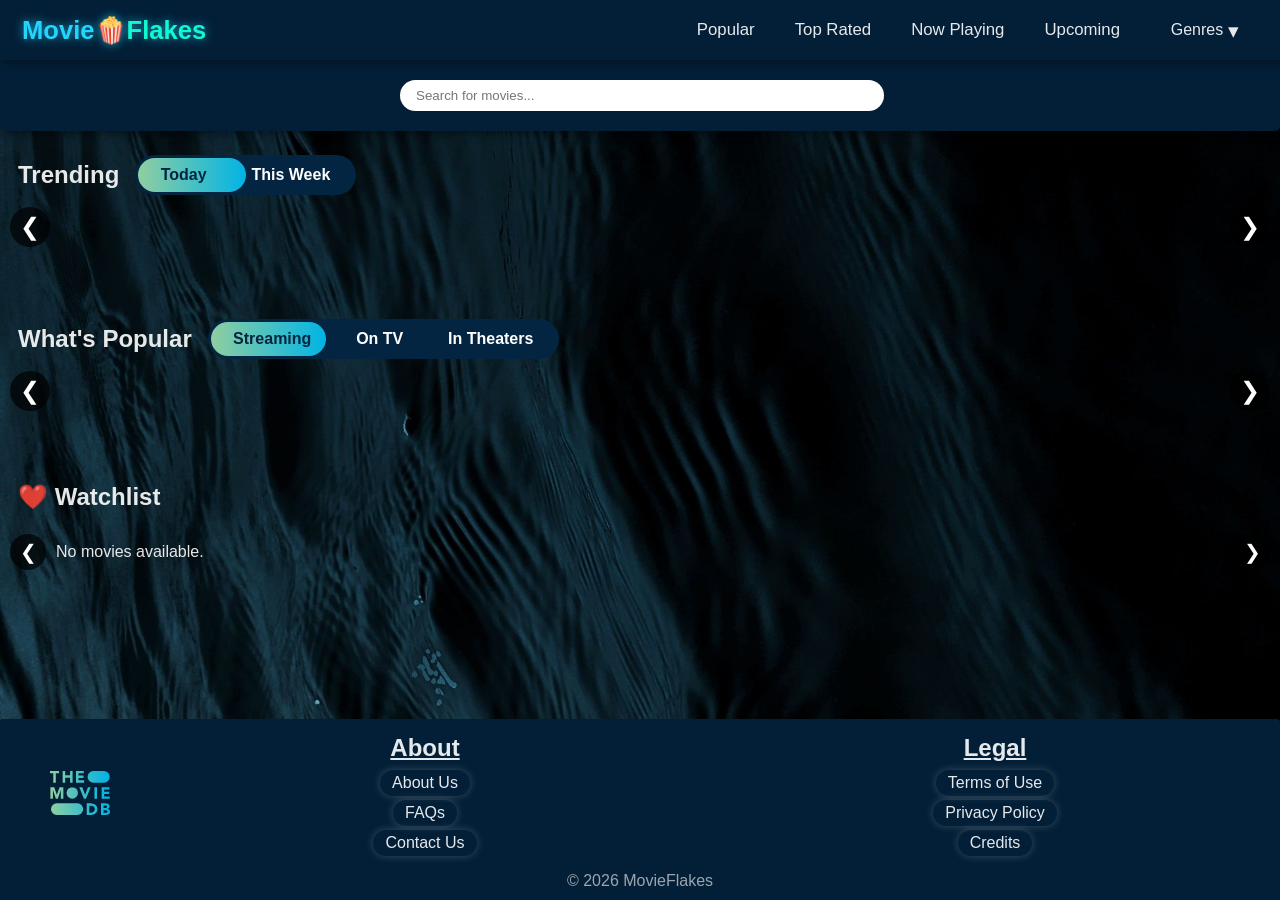
<file: index.html>
<!doctype html>
<html lang="en">
  <head>
    <meta charset="UTF-8" />
    <meta name="viewport" content="width=device-width, initial-scale=1.0" />
    <title>MovieFlakes</title>

    <link rel="icon" href="assets/MovieFlakes-fav.png" type="image/x-icon" />

    <link rel="stylesheet" href="style.css" />
    <link rel="stylesheet" href="modal.css" />
    <link rel="stylesheet" href="browse.css" />
    <link rel="stylesheet" href="search.css" />

    <script src="modal.js" defer></script>
    <script src="search.js" defer></script>
    <script src="browse.js" defer></script>
    <script src="skeleton.js" defer></script>
    <script src="script.js" defer></script>
  </head>
  <body>
    <!-- ================= HEADER ================= -->

    <header class="header">
      <div class="title">
        <a href="#home">Movie🍿<span>Flakes</span></a>
      </div>

      <button class="menu-btn">
        <span></span>
        <span></span>
        <span></span>
      </button>

      <!-- Desktop Navigation -->

      <nav class="navbar-desktop">
        <ul>
          <li id="popular">
            <a href="#" data-browse="/movie/popular">Popular</a>
          </li>
          <li id="top-rated">
            <a href="#" data-browse="/movie/top_rated">Top Rated</a>
          </li>
          <li id="now-playing">
            <a href="#" data-browse="/movie/now_playing">Now Playing</a>
          </li>
          <li>
            <a href="#" data-browse="/movie/upcoming"> Upcoming </a>
          </li>

          <li>
            <div class="dropdown">
              <button class="dropdown-btn">
                Genres
                <span class="drop-icon">▾</span>
              </button>

              <ul class="dropdown-menu">
                <li id="action"><a href="#" data-genre="28">Action</a></li>
                <li id="drama"><a href="#" data-genre="18">Drama</a></li>
                <li id="romance"><a href="#" data-genre="10749">Romance</a></li>
              </ul>
            </div>
          </li>
        </ul>
      </nav>

      <!-- Mobile Navigation -->

      <nav class="navbar-mobile" role="navigation">
        <ul>
          <li id="popular">
            <a href="#" data-browse="/movie/popular">Popular</a>
          </li>
          <li id="top-rated">
            <a href="#" data-browse="/movie/top_rated">Top Rated</a>
          </li>
          <li id="now-playing">
            <a href="#" data-browse="/movie/now_playing">Now Playing</a>
          </li>
          <li>
            <a href="#" data-browse="/movie/upcoming"> Upcoming </a>
          </li>

          <li>
            <div class="dropdown">
              <button
                class="dropdown-btn"
                aria-expanded="true"
                aria-controls="mobile-genres"
              >
                Genres
                <span class="drop-icon">▾</span>
              </button>

              <ul class="dropdown-menu" id="mobile-genres">
                <li id="action"><a href="#" data-genre="28">Action</a></li>
                <li id="drama"><a href="#" data-genre="18">Drama</a></li>
                <li id="romance"><a href="#" data-genre="10749">Romance</a></li>
              </ul>
            </div>
          </li>
        </ul>
      </nav>
    </header>

    <!-- ================= SEARCH ================= -->
    <main>
      <div class="search-container">
        <div class="search-box">
          <input
            type="text"
            class="search-input"
            id="inputText"
            placeholder="Search for movies..."
          />

          <button class="clear-search-btn hidden" aria-label="Clear search">
            ✕
          </button>
        </div>
      </div>

      <!-- ========================================================= -->
      <!-- HOME CONTENT -->
      <!-- Everything inside this container is hidden during search. -->
      <!-- ========================================================= -->

      <section class="home-content">
        <!-- Trending -->

        <section class="carousel-section trending-wrapper">
          <div class="section-header">
            <h2>Trending</h2>

            <div class="segmented-control" style="--tabs: 2">
              <div class="slider"></div>

              <button class="active" data-endpoint="/trending/movie/day">
                Today
              </button>
              <button data-endpoint="/trending/movie/week">This Week</button>
            </div>
          </div>

          <div class="carousel-container">
            <button class="scroll-btn prev-btn" aria-label="Scroll left">
              &#10094;
            </button>

            <div class="movie-row trending-row"></div>

            <button class="scroll-btn next-btn" aria-label="Scroll right">
              &#10095;
            </button>
          </div>
        </section>

        <section class="carousel-section popular-wrapper">
          <div class="section-header">
            <h2>What's Popular</h2>

            <div class="segmented-control" style="--tabs: 3">
              <div class="slider"></div>

              <button
                class="active"
                data-endpoint="/discover/movie?with_watch_monetization_types=flatrate"
              >
                Streaming
              </button>

              <button data-endpoint="/tv/popular">On TV</button>

              <button data-endpoint="/movie/now_playing">In Theaters</button>
            </div>
          </div>

          <div class="carousel-container">
            <button class="scroll-btn prev-btn" aria-label="Scroll left">
              &#10094;
            </button>

            <div class="movie-row popular-row"></div>

            <button class="scroll-btn next-btn" aria-label="Scroll right">
              &#10095;
            </button>
          </div>
        </section>

        <section class="carousel-section liked-wrapper">
          <div class="section-header">
            <h2>❤️ Watchlist</h2>
          </div>

          <div class="carousel-container">
            <button class="scroll-btn prev-btn" aria-label="Scroll left">
              &#10094;
            </button>

            <div class="movie-row liked-row"></div>

            <button class="scroll-btn next-btn" aria-label="Scroll right">
              &#10095;
            </button>
          </div>
        </section>
      </section>

      <!-- ========================================================= -->
      <!-- SEARCH CONTENT -->
      <!-- Hidden until the user starts searching -->
      <!-- ========================================================= -->

      <section class="search-wrapper hidden">
        <h2 id="section-title" class="search-title"></h2>

        <div class="search-grid"></div>

        <button class="load-more-btn hidden">Load More ▼</button>
      </section>

      <section class="browse-wrapper hidden">
        <h2 id="browse-title"></h2>

        <div class="browse-grid"></div>
      </section>

      <div class="movie-modal hidden">
        <div class="modal-overlay"></div>
        <div class="modal-container">
          <button class="modal-close" aria-label="Close modal">&times;</button>
          <div class="modal-banner">
            <img id="modalBackdrop" alt="Movie backdrop" />
          </div>

          <div class="modal-body">
            <h1 id="modalTitle"></h1>

            <div class="movie-meta">
              <span id="modalRating"></span>

              <span>•</span>

              <span id="modalRuntime"></span>

              <span>•</span>

              <span id="modalYear"></span>
            </div>

            <div id="modalGenres" class="genre-list"></div>

            <div class="overview-section">
              <h3>Overview</h3>

              <p id="modalOverview"></p>
            </div>

            <div class="cast-section">
              <h3>Top Cast</h3>

              <ul id="modalCast"></ul>
            </div>

            <button id="watchTrailerBtn" class="trailer-btn">
              ▶ Watch Official Trailer
            </button>
          </div>
        </div>
      </div>

      <button
        class="scroll-top-btn hidden"
        title="Back to Top"
        aria-label="Scroll to top"
      >
        ⇧
      </button>
    </main>
    <footer class="footer-container">
      <div class="footer-links">
        <div class="tmdb">
          <a href="https://www.themoviedb.org/" target="_blank">
            <img src="assets/square-logo.svg" alt="tmdb-attributon" />
          </a>
        </div>
        <div class="footer-content">
          <h2>About</h2>
          <div class="about">
            <a href="about.html">About Us</a>
            <a href="faq.html">FAQs</a>
            <a href="contact.html">Contact Us</a>
          </div>
        </div>
        <div class="legal">
          <h2>Legal</h2>
          <div class="legal-terms">
            <a href="terms.html">Terms of Use</a>
            <a href="privacy.html">Privacy Policy</a>
            <a href="credits.html">Credits</a>
          </div>
        </div>
      </div>

      <div class="ftext">© 2026 MovieFlakes</div>
    </footer>
  </body>
</html>
</file>
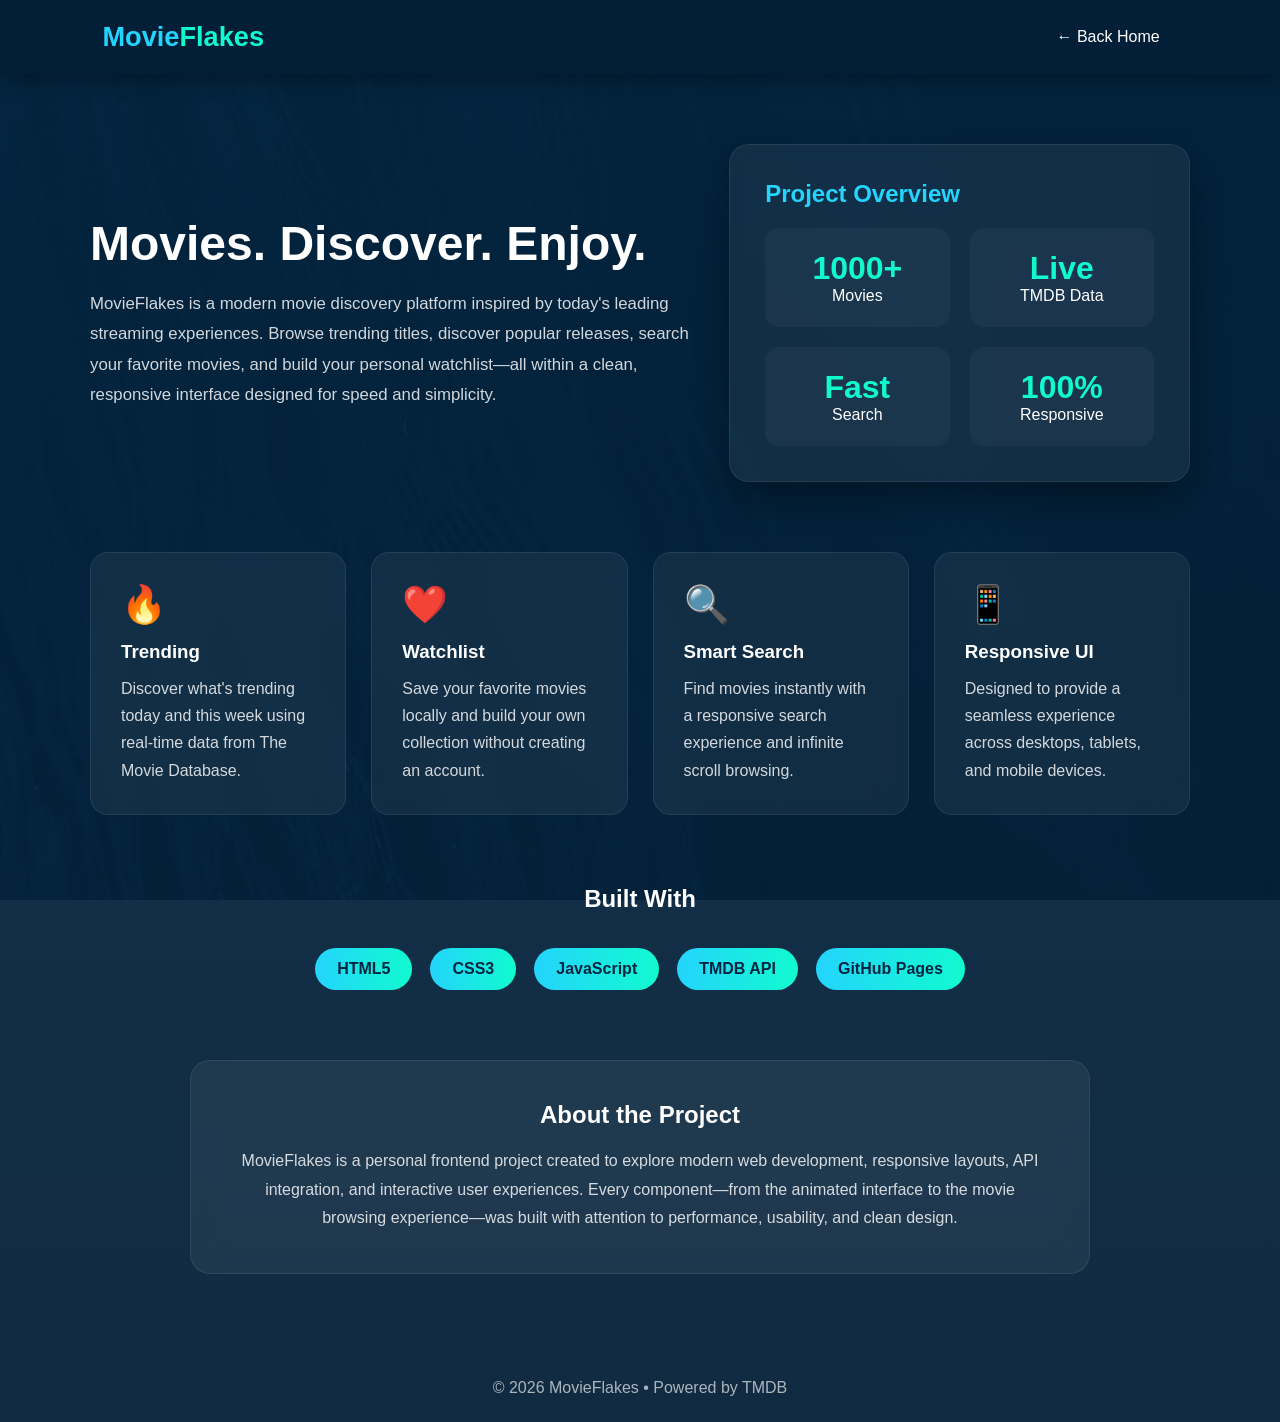
<file: about.html>
<!doctype html>
<html lang="en">
  <head>
    <meta charset="UTF-8" />
    <meta name="viewport" content="width=device-width, initial-scale=1.0" />
    <title>About • MovieFlakes</title>

    <link rel="icon" href="assets/MovieFlakes-fav.png" type="image/x-icon">
    <link rel="stylesheet" href="about.css" />
  </head>

  <body>
    <header>
      <a href="index.html" class="logo"> Movie<span>Flakes</span> </a>

      <a href="index.html" class="home-btn"> ← Back Home </a>
    </header>

    <section class="hero">
      <div class="hero-text">
        <h1>Movies. Discover. Enjoy.</h1>

        <p>
          MovieFlakes is a modern movie discovery platform inspired by today's
          leading streaming experiences. Browse trending titles, discover
          popular releases, search your favorite movies, and build your personal
          watchlist—all within a clean, responsive interface designed for speed
          and simplicity.
        </p>
      </div>

      <div class="hero-card">
        <h2>Project Overview</h2>

        <div class="stats">
          <div class="stat">
            <h3>1000+</h3>
            <p>Movies</p>
          </div>

          <div class="stat">
            <h3>Live</h3>
            <p>TMDB Data</p>
          </div>

          <div class="stat">
            <h3>Fast</h3>
            <p>Search</p>
          </div>

          <div class="stat">
            <h3>100%</h3>
            <p>Responsive</p>
          </div>
        </div>
      </div>
    </section>

    <section class="features">
      <div class="feature">
        <div class="icon">🔥</div>

        <h3>Trending</h3>

        <p>
          Discover what's trending today and this week using real-time data from
          The Movie Database.
        </p>
      </div>

      <div class="feature">
        <div class="icon">❤️</div>

        <h3>Watchlist</h3>

        <p>
          Save your favorite movies locally and build your own collection
          without creating an account.
        </p>
      </div>

      <div class="feature">
        <div class="icon">🔍</div>

        <h3>Smart Search</h3>

        <p>
          Find movies instantly with a responsive search experience and infinite
          scroll browsing.
        </p>
      </div>

      <div class="feature">
        <div class="icon">📱</div>

        <h3>Responsive UI</h3>

        <p>
          Designed to provide a seamless experience across desktops, tablets,
          and mobile devices.
        </p>
      </div>
    </section>

    <section class="tech">
      <h2>Built With</h2>

      <div class="tech-grid">
        <span>HTML5</span>
        <span>CSS3</span>
        <span>JavaScript</span>
        <span>TMDB API</span>
        <span>GitHub Pages</span>
      </div>
    </section>

    <section class="developer">
      <h2>About the Project</h2>

      <p>
        MovieFlakes is a personal frontend project created to explore modern web
        development, responsive layouts, API integration, and interactive user
        experiences. Every component—from the animated interface to the movie
        browsing experience—was built with attention to performance, usability,
        and clean design.
      </p>
    </section>

    <footer>© 2026 MovieFlakes • Powered by TMDB</footer>
  </body>
</html>
</file>
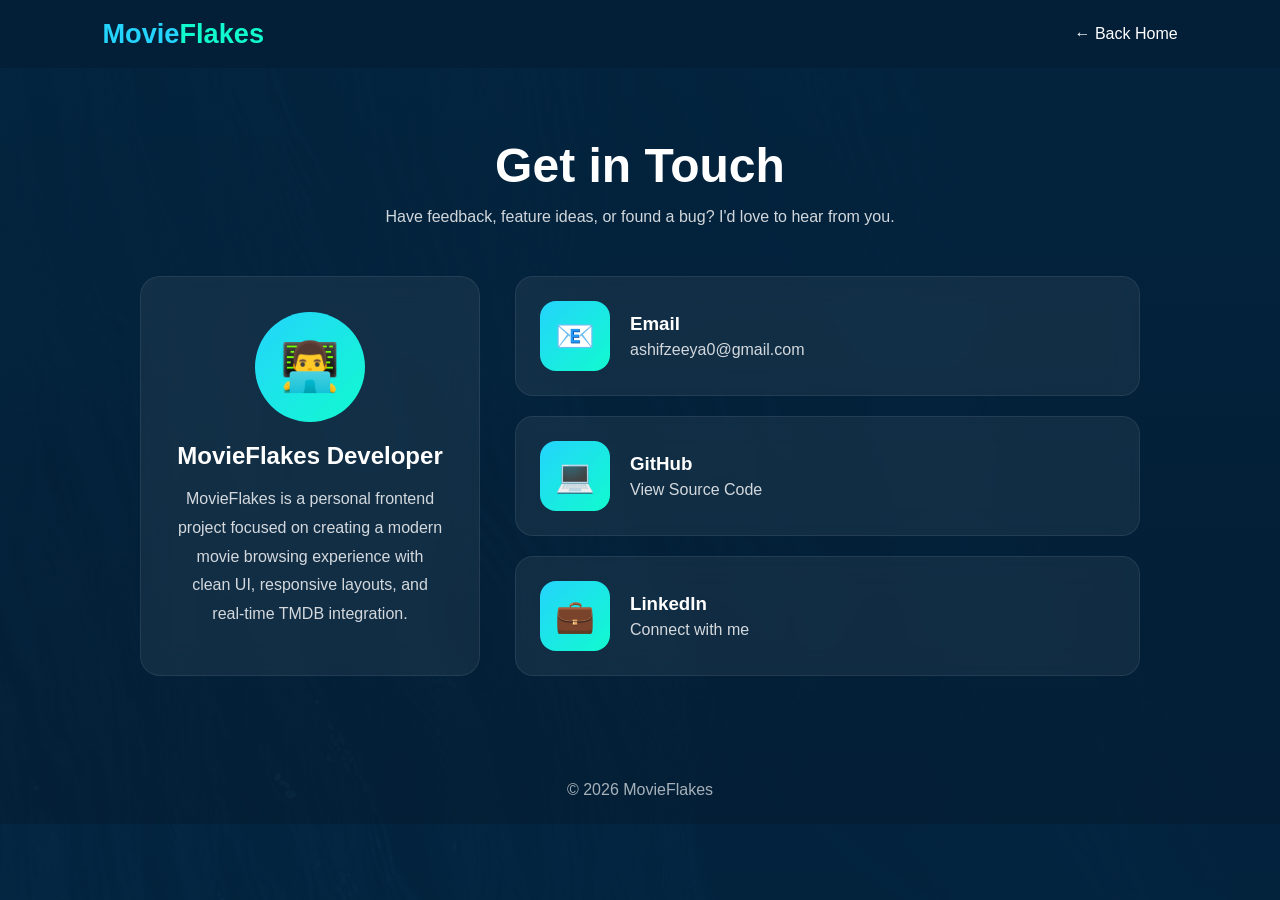
<file: contact.html>
<!DOCTYPE html>
<html lang="en">

<head>
    <meta charset="UTF-8">
    <meta name="viewport" content="width=device-width, initial-scale=1.0">
    <title>Contact • MovieFlakes</title>

    <link rel="icon" href="assets/MovieFlakes-fav.png" type="image/x-icon">
    <link rel="stylesheet" href="contact.css">
</head>

<body>

<header>

    <a href="index.html" class="logo">
        Movie<span>Flakes</span>
    </a>

    <a href="index.html" class="back-btn">
        ← Back Home
    </a>

</header>

<section class="hero">

    <h1>Get in Touch</h1>

    <p>
        Have feedback, feature ideas, or found a bug?
        I'd love to hear from you.
    </p>

</section>

<main class="contact-container">

    <section class="profile-card">

        <div class="avatar">
            👨‍💻
        </div>

        <h2>MovieFlakes Developer</h2>

        <p>
            MovieFlakes is a personal frontend project focused on creating
            a modern movie browsing experience with clean UI, responsive
            layouts, and real-time TMDB integration.
        </p>

    </section>

    <section class="links">

        <a href="mailto:ashifzeeya0@gmail.com" class="contact-card">

            <div class="icon">📧</div>

            <div>

                <h3>Email</h3>

                <p>ashifzeeya0@gmail.com</p>

            </div>

        </a>

        <a href="https://github.com/ashifzeeya097-WebD"
           target="_blank"
           rel="noopener noreferrer"
           class="contact-card">

            <div class="icon">💻</div>

            <div>

                <h3>GitHub</h3>

                <p>View Source Code</p>

            </div>

        </a>

        <a href="https://www.linkedin.com/in/ashif-zeeya-b3386a2b9"
           target="_blank"
           rel="noopener noreferrer"
           class="contact-card">

            <div class="icon">💼</div>

            <div>

                <h3>LinkedIn</h3>

                <p>Connect with me</p>

            </div>

        </a>

    </section>

</main>

<footer>

    © 2026 MovieFlakes

</footer>

</body>

</html>
</file>
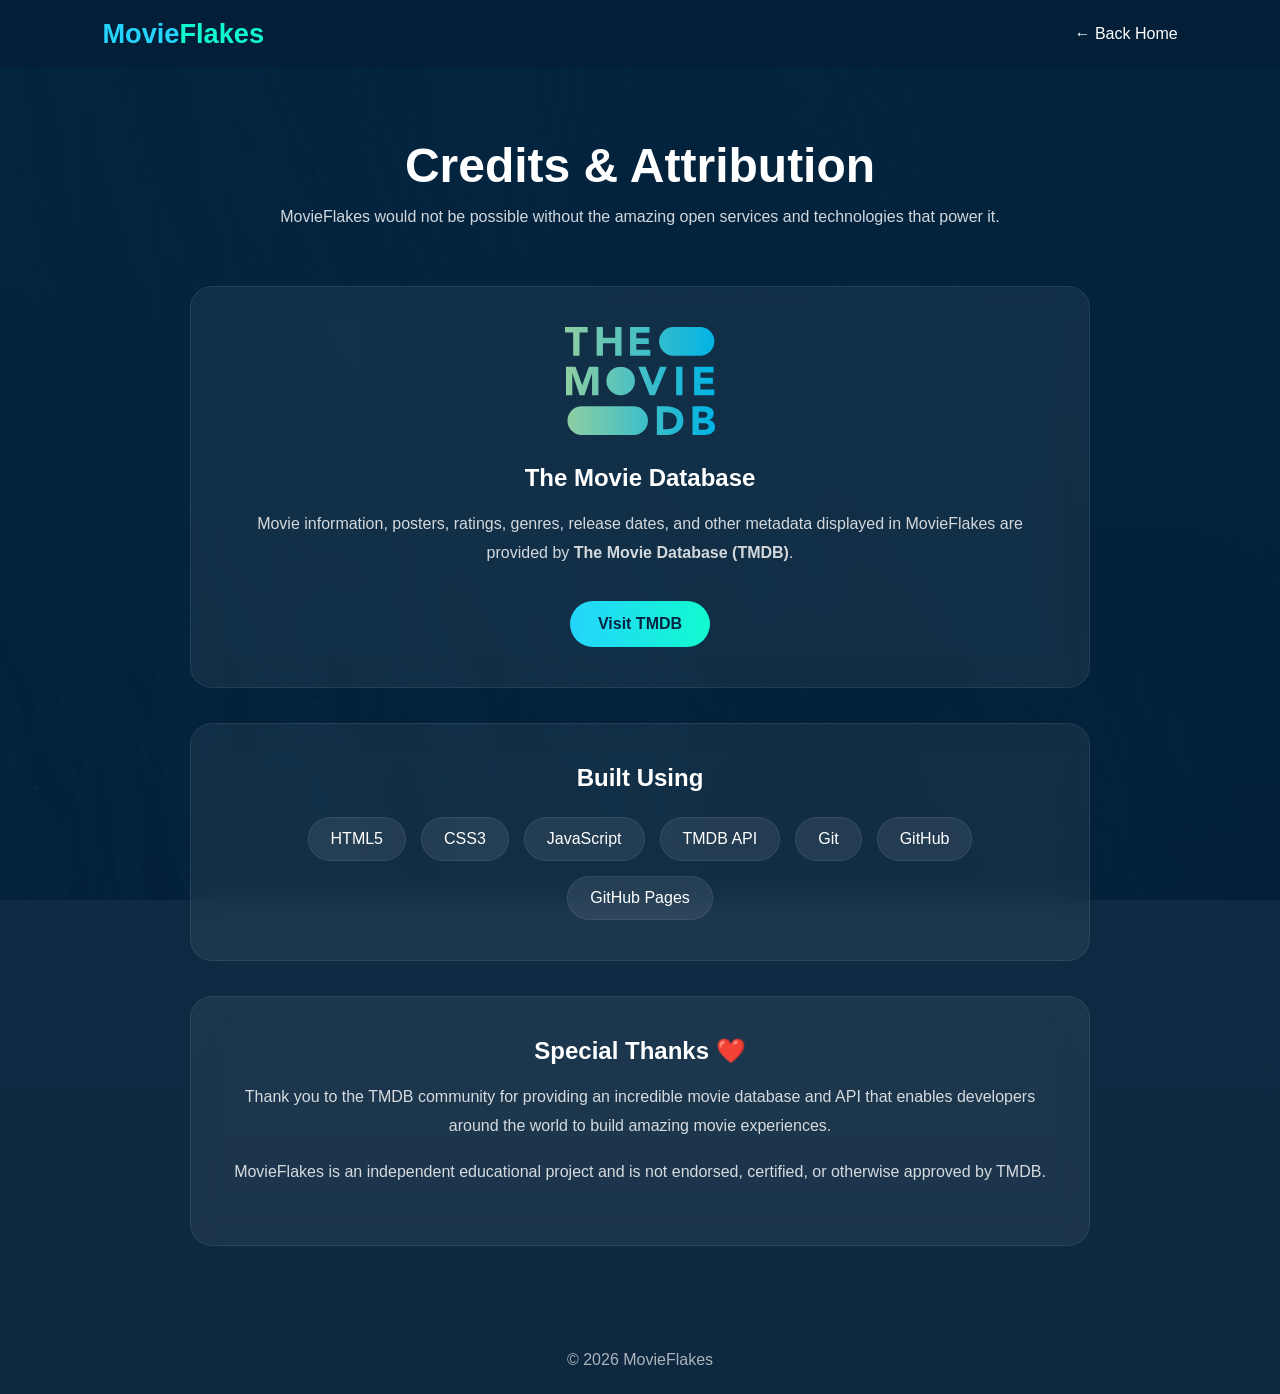
<file: credits.html>
<!DOCTYPE html>
<html lang="en">

<head>

    <meta charset="UTF-8">

    <meta name="viewport" content="width=device-width, initial-scale=1.0">

    <title>Credits • MovieFlakes</title>

    <link rel="icon" href="assets/MovieFlakes-fav.png" type="image/x-icon">
    <link rel="stylesheet" href="credits.css">

</head>

<body>

<header>

    <a href="index.html" class="logo">
        Movie<span>Flakes</span>
    </a>

    <a href="index.html" class="back-btn">
        ← Back Home
    </a>

</header>

<section class="hero">

    <h1>Credits & Attribution</h1>

    <p>

        MovieFlakes would not be possible without the amazing
        open services and technologies that power it.

    </p>

</section>

<main class="credits-container">

    <section class="tmdb-card">

        <img
            src="assets/square-logo.svg"
            alt="TMDB Logo"
            class="tmdb-logo"
        >

        <h2>The Movie Database</h2>

        <p>

            Movie information, posters, ratings, genres,
            release dates, and other metadata displayed in
            MovieFlakes are provided by
            <strong>The Movie Database (TMDB)</strong>.

        </p>

        <a href="https://www.themoviedb.org"
           target="_blank"
           rel="noopener noreferrer"
           class="visit-btn">

            Visit TMDB

        </a>

    </section>

    <section class="tech-stack">

        <h2>Built Using</h2>

        <div class="badges">

            <span>HTML5</span>

            <span>CSS3</span>

            <span>JavaScript</span>

            <span>TMDB API</span>

            <span>Git</span>

            <span>GitHub</span>

            <span>GitHub Pages</span>

        </div>

    </section>

    <section class="thank-you">

        <h2>Special Thanks ❤️</h2>

        <p>

            Thank you to the TMDB community for providing
            an incredible movie database and API that enables
            developers around the world to build amazing
            movie experiences.

        </p>

        <p>

            MovieFlakes is an independent educational project
            and is not endorsed, certified, or otherwise
            approved by TMDB.

        </p>

    </section>

</main>

<footer>

    © 2026 MovieFlakes

</footer>

</body>

</html>
</file>
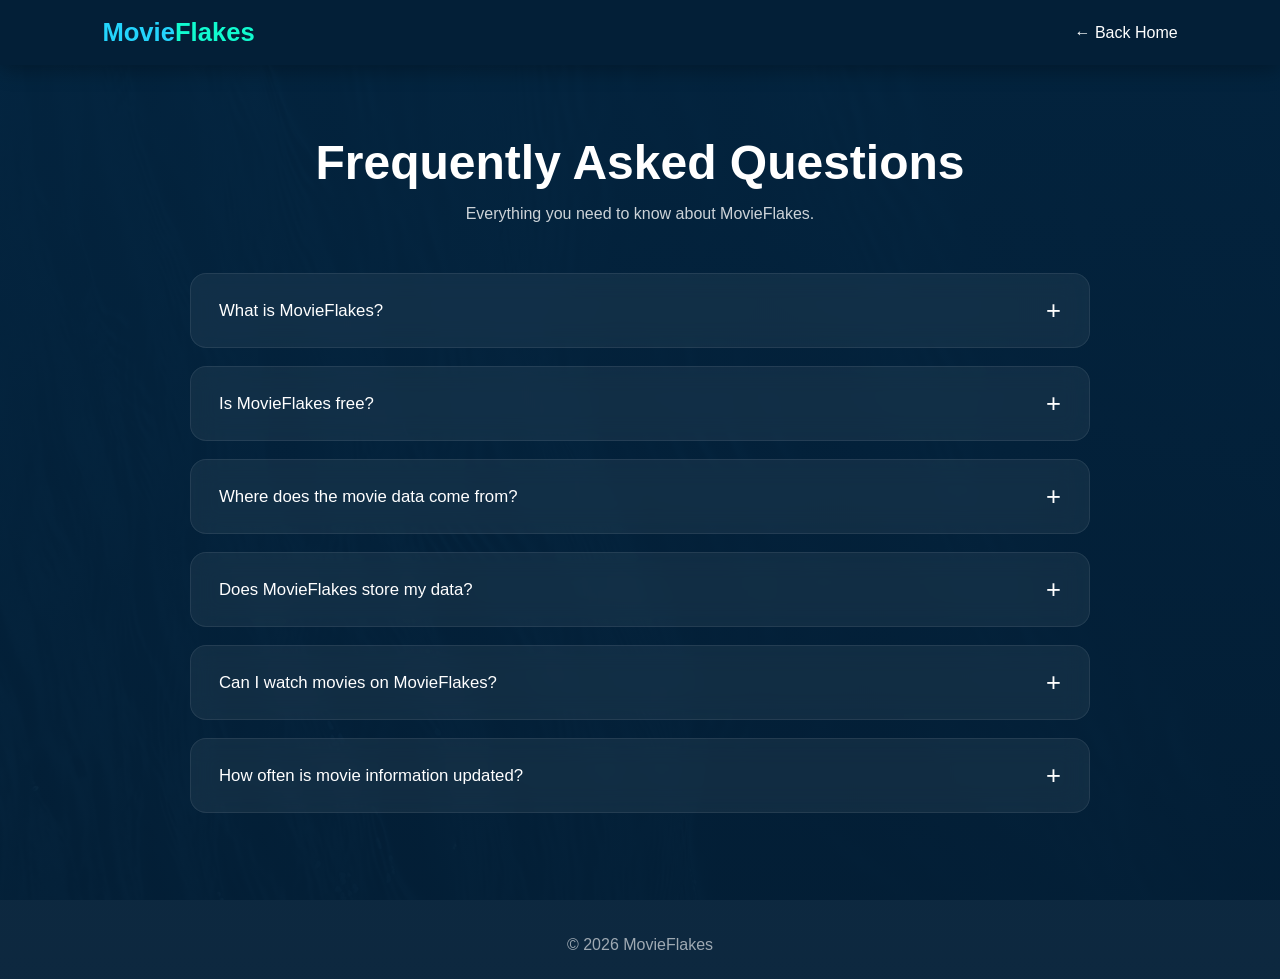
<file: faq.html>
<!DOCTYPE html>
<html lang="en">

<head>
    <meta charset="UTF-8">
    <meta name="viewport" content="width=device-width, initial-scale=1.0">
    <title>FAQ • MovieFlakes</title>

    <link rel="icon" href="assets/MovieFlakes-fav.png" type="image/x-icon">
    <link rel="stylesheet" href="faq.css">
</head>

<body>

    <header>

        <a href="index.html" class="logo">
            Movie<span>Flakes</span>
        </a>

        <a href="index.html" class="back-btn">
            ← Back Home
        </a>

    </header>

    <section class="hero">

        <h1>Frequently Asked Questions</h1>

        <p>
            Everything you need to know about MovieFlakes.
        </p>

    </section>

    <main class="faq-container">

        <div class="faq-item">

            <button class="faq-question">

                What is MovieFlakes?

                <span>+</span>

            </button>

            <div class="faq-answer">

                <p>
                    MovieFlakes is a modern movie discovery web application that lets
                    you browse trending titles, search movies, explore genres,
                    and build a personal watchlist.
                </p>

            </div>

        </div>

        <div class="faq-item">

            <button class="faq-question">

                Is MovieFlakes free?

                <span>+</span>

            </button>

            <div class="faq-answer">

                <p>
                    Yes. MovieFlakes is completely free to use.
                    No registration or subscription is required.
                </p>

            </div>

        </div>

        <div class="faq-item">

            <button class="faq-question">

                Where does the movie data come from?

                <span>+</span>

            </button>

            <div class="faq-answer">

                <p>
                    Movie information is provided by
                    The Movie Database (TMDB) API.
                </p>

            </div>

        </div>

        <div class="faq-item">

            <button class="faq-question">

                Does MovieFlakes store my data?

                <span>+</span>

            </button>

            <div class="faq-answer">

                <p>
                    Only your watchlist is stored locally in your browser using
                    Local Storage. No personal information is collected.
                </p>

            </div>

        </div>

        <div class="faq-item">

            <button class="faq-question">

                Can I watch movies on MovieFlakes?

                <span>+</span>

            </button>

            <div class="faq-answer">

                <p>
                    No. MovieFlakes is a movie discovery platform.
                    It does not stream or host movies.
                </p>

            </div>

        </div>

        <div class="faq-item">

            <button class="faq-question">

                How often is movie information updated?

                <span>+</span>

            </button>

            <div class="faq-answer">

                <p>
                    Since MovieFlakes uses live TMDB data,
                    new releases and trending movies are updated automatically.
                </p>

            </div>

        </div>

    </main>

    <footer>

        © 2026 MovieFlakes

    </footer>

<script>

document.querySelectorAll(".faq-question").forEach(button=>{

button.addEventListener("click",()=>{

const item=button.parentElement;

item.classList.toggle("active");

});

});

</script>

</body>

</html>
</file>
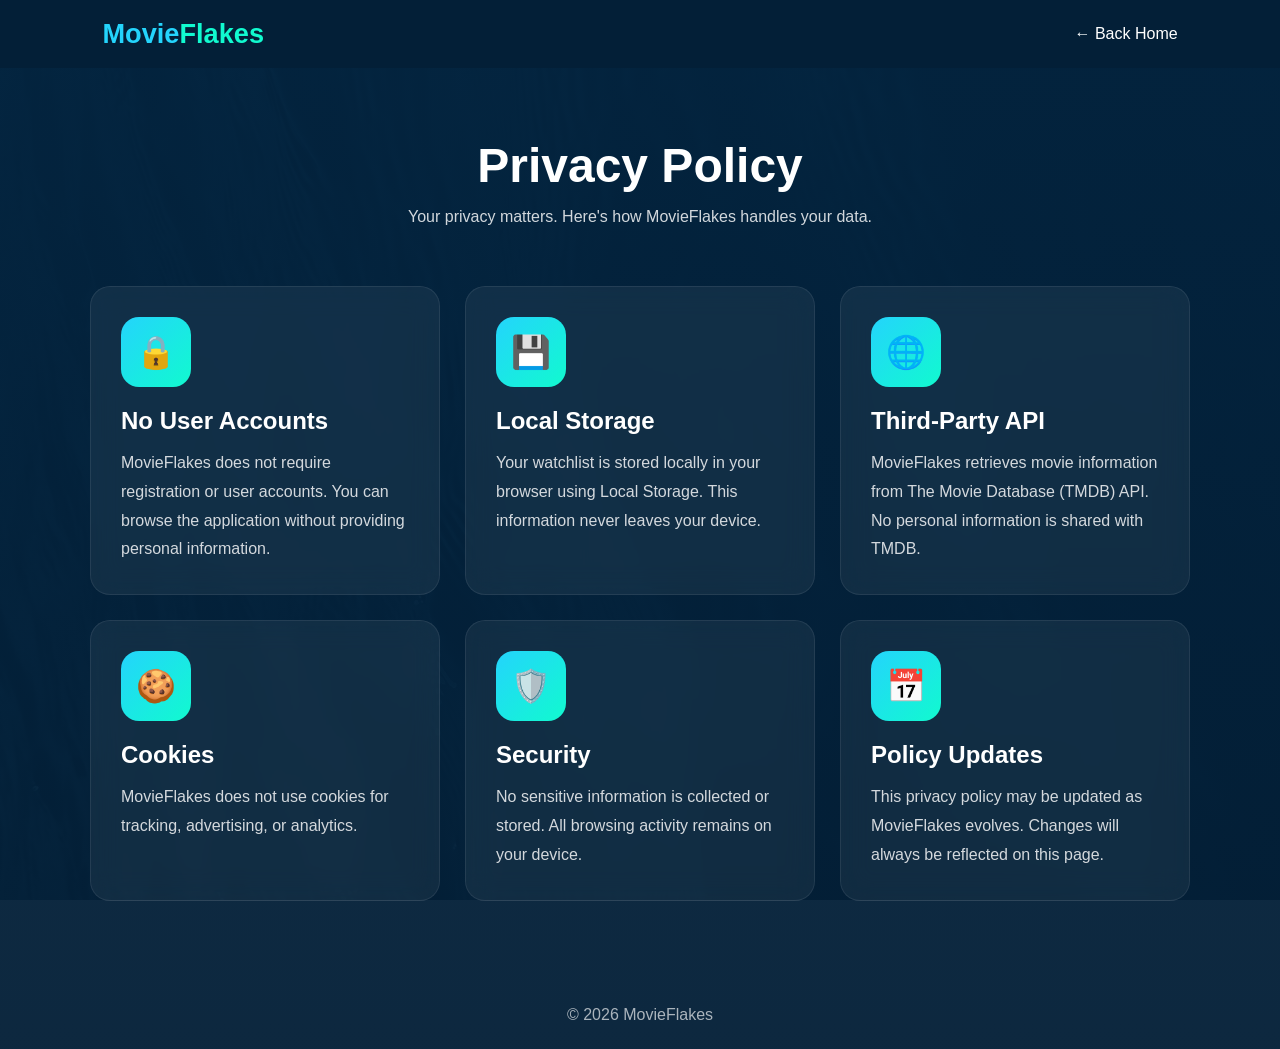
<file: privacy.html>
<!DOCTYPE html>
<html lang="en">

<head>
    <meta charset="UTF-8">
    <meta name="viewport" content="width=device-width, initial-scale=1.0">
    <title>Privacy Policy • MovieFlakes</title>

    <link rel="icon" href="assets/MovieFlakes-fav.png" type="image/x-icon">
    <link rel="stylesheet" href="privacy.css">
</head>

<body>

<header>

    <a href="index.html" class="logo">
        Movie<span>Flakes</span>
    </a>

    <a href="index.html" class="back-btn">
        ← Back Home
    </a>

</header>

<section class="hero">

    <h1>Privacy Policy</h1>

    <p>
        Your privacy matters. Here's how MovieFlakes handles your data.
    </p>

</section>

<main class="privacy-grid">

    <div class="policy-card">

        <div class="icon">🔒</div>

        <h2>No User Accounts</h2>

        <p>
            MovieFlakes does not require registration or user accounts.
            You can browse the application without providing personal
            information.
        </p>

    </div>

    <div class="policy-card">

        <div class="icon">💾</div>

        <h2>Local Storage</h2>

        <p>
            Your watchlist is stored locally in your browser using
            Local Storage. This information never leaves your device.
        </p>

    </div>

    <div class="policy-card">

        <div class="icon">🌐</div>

        <h2>Third-Party API</h2>

        <p>
            MovieFlakes retrieves movie information from
            The Movie Database (TMDB) API.
            No personal information is shared with TMDB.
        </p>

    </div>

    <div class="policy-card">

        <div class="icon">🍪</div>

        <h2>Cookies</h2>

        <p>
            MovieFlakes does not use cookies for tracking,
            advertising, or analytics.
        </p>

    </div>

    <div class="policy-card">

        <div class="icon">🛡️</div>

        <h2>Security</h2>

        <p>
            No sensitive information is collected or stored.
            All browsing activity remains on your device.
        </p>

    </div>

    <div class="policy-card">

        <div class="icon">📅</div>

        <h2>Policy Updates</h2>

        <p>
            This privacy policy may be updated as MovieFlakes evolves.
            Changes will always be reflected on this page.
        </p>

    </div>

</main>

<footer>

    © 2026 MovieFlakes

</footer>

</body>

</html>
</file>
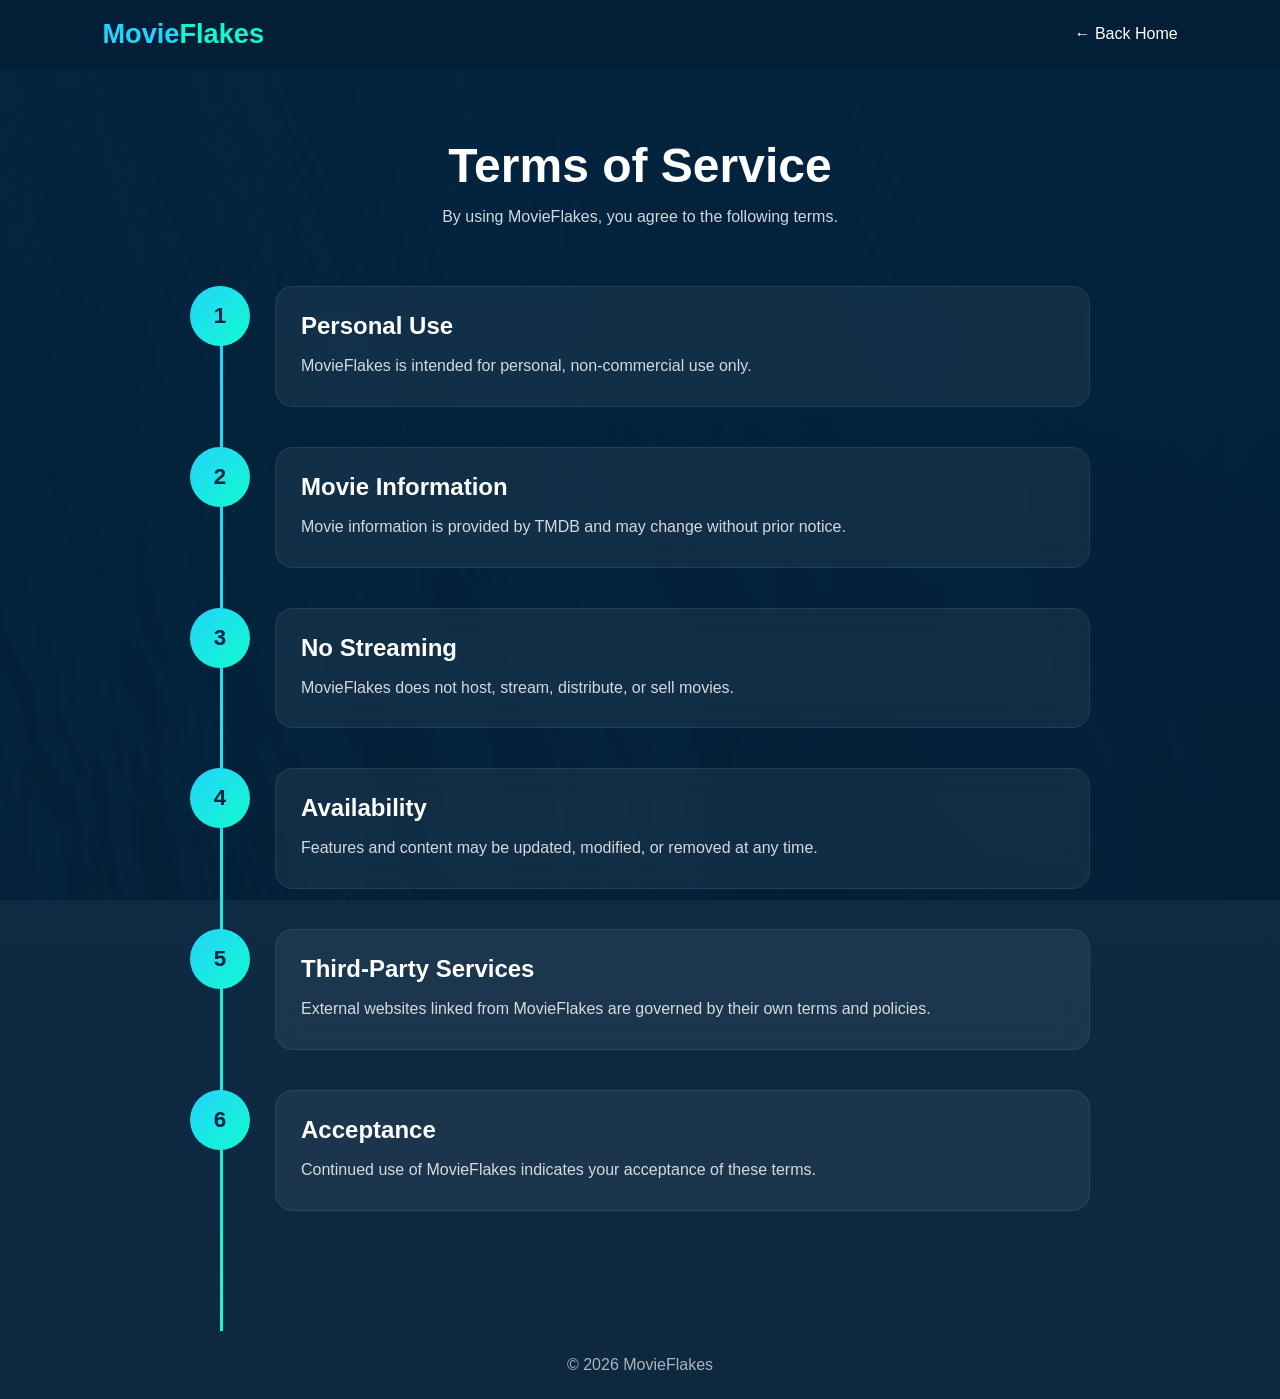
<file: terms.html>
<!DOCTYPE html>
<html lang="en">

<head>
    <meta charset="UTF-8">
    <meta name="viewport" content="width=device-width, initial-scale=1.0">
    <title>Terms of Service • MovieFlakes</title>

    <link rel="icon" href="assets/MovieFlakes-fav.png" type="image/x-icon">
    <link rel="stylesheet" href="terms.css">
</head>

<body>

<header>

    <a href="index.html" class="logo">
        Movie<span>Flakes</span>
    </a>

    <a href="index.html" class="back-btn">
        ← Back Home
    </a>

</header>

<section class="hero">

    <h1>Terms of Service</h1>

    <p>
        By using MovieFlakes, you agree to the following terms.
    </p>

</section>

<main class="timeline">

    <div class="timeline-item">

        <div class="number">1</div>

        <div class="content">

            <h2>Personal Use</h2>

            <p>
                MovieFlakes is intended for personal,
                non-commercial use only.
            </p>

        </div>

    </div>

    <div class="timeline-item">

        <div class="number">2</div>

        <div class="content">

            <h2>Movie Information</h2>

            <p>
                Movie information is provided by TMDB and
                may change without prior notice.
            </p>

        </div>

    </div>

    <div class="timeline-item">

        <div class="number">3</div>

        <div class="content">

            <h2>No Streaming</h2>

            <p>
                MovieFlakes does not host, stream,
                distribute, or sell movies.
            </p>

        </div>

    </div>

    <div class="timeline-item">

        <div class="number">4</div>

        <div class="content">

            <h2>Availability</h2>

            <p>
                Features and content may be updated,
                modified, or removed at any time.
            </p>

        </div>

    </div>

    <div class="timeline-item">

        <div class="number">5</div>

        <div class="content">

            <h2>Third-Party Services</h2>

            <p>
                External websites linked from MovieFlakes
                are governed by their own terms and policies.
            </p>

        </div>

    </div>

    <div class="timeline-item">

        <div class="number">6</div>

        <div class="content">

            <h2>Acceptance</h2>

            <p>
                Continued use of MovieFlakes indicates
                your acceptance of these terms.
            </p>

        </div>

    </div>

</main>

<footer>

    © 2026 MovieFlakes

</footer>

</body>

</html>
</file>
<file: style.css>
:root {
  --pri-color: rgb(255, 255, 255);
  --sec-color: rgba(255, 255, 255, 0.9);

  --bg-color: #032541;
  --bg2-color: #031f37;

  --accent-color: rgb(36, 212, 252);
  --accent2-color: rgb(17, 250, 207);

  --section-gap: 48px;

  --row-padding: 56px;

  --row-gap: 20px;

  --switch-height: 40px;
  --switch-padding-x: 1.4rem;
  --switch-font: 1rem;
}

* {
  margin: 0;
  padding: 0;
  box-sizing: border-box;
}
html {
  font-family: "Poppins", "Helvetica", sans-serif;
  color: var(--sec-color);
  background-color: var(--bg-color);
  min-height: 100%;
  /*overflow-x: hidden;*/
  scrollbar-width: none;
  -ms-overflow-style: none;
  padding: 0;
}
html::-webkit-scrollbar {
  width: 0;
  height: 0;
}

main {
  flex: 1;
}

body {
  min-height: 100vh;
  display: flex;
  flex-direction: column;
  width: 100%;
  color: var(--sec-color);
  background-image: url(assets/pexels-bg4.jpg);
  background-size: cover;
  background-position: center;
  background-repeat: no-repeat;
  border: none;
  border-radius: 8px;
  margin: 0;
  padding: 0;
  box-shadow: none;
  transition: all 0.3s ease-in-out;
}
body::-webkit-scrollbar {
  width: 0;
  height: 0;
}
.header {
  position: sticky;
  top: 0;
  z-index: 100;
  width: 100%;
  box-sizing: border-box;
  height: 60px;
  display: grid;
  grid-template-columns: auto 1fr auto;
  justify-content: space-evenly;
  align-items: center;
  background-color: var(--bg2-color);
  box-shadow: 3px 3px 8px rgba(0, 0, 0, 0.4);
  border-radius: 5px 5px 0 0;
}

.title {
  display: flex;
  justify-content: flex-start;
  align-items: center;
  min-width: 200px;
  transition: all 0.3s ease-in-out;
}

.title a:hover {
  box-shadow: 0 0 12px rgba(36, 212, 252, 0.7);
  transition: all 0.3s ease-in-out;
  color: var(--accent-color);
  text-shadow: 0 0 12px rgba(36, 212, 252, 0.7);
  background-color: var(--bg-color);
  border-radius: 6px;
}

.title a {
  font-size: 1.6rem;
  font-weight: 600;
  color: var(--accent-color);
  text-shadow: 0 0 8px rgba(36, 212, 252, 0.7);
  text-decoration: none;
  padding: 10px 12px;
  margin-left: 10px;
  transition: all 0.3s ease-in-out;
  position: relative;
  overflow: hidden;
}

.title a {
  position: relative;
  display: inline-block;
  color: var(--accent-color);
  text-shadow: 0 0 10px rgba(36, 212, 252, 0.7);
  overflow: hidden;
}

.title a::after {
  content: "";
  position: absolute;
  top: 0;
  left: -40%;
  width: 25%;
  height: 100%;

  background: linear-gradient(
    90deg,
    transparent,
    rgba(255, 255, 255, 0.95),
    transparent
  );

  transform: skewX(-25deg);
  animation: shine 6s ease-in-out infinite;
}

@keyframes shine {
  0% {
    left: -40%;
  }

  30% {
    left: 120%;
  }

  100% {
    left: 120%;
  }
}

.title a span {
  color: var(--accent2-color);
  transition: all 0.3s ease-in-out;
}

.title a:hover {
  box-shadow: 0 0 12px rgba(36, 212, 252, 0.7);
  transition: all 0.3s ease-in-out;
  color: var(--accent2-color);
  text-shadow: 0 0 12px rgba(36, 212, 252, 0.7);
  background-color: var(--bg-color);
  border-radius: 6px;
}

.title a:hover span {
  color: var(--accent-color);
}

nav {
  display: flex;
  justify-self: flex-end;
  align-items: center;
}

nav > ul {
  display: flex;
  align-items: center;
  justify-content: flex-end;
  list-style: none;
}

nav > ul > li {
  display: flex;
}

nav a {
  display: flex;
  align-items: center;
  justify-content: center;
  padding: 10px 15px;
  border: none;
  background: transparent;
  color: var(--sec-color);
  text-decoration: none;
  cursor: pointer;
  font-size: 1.05rem;
  margin: 0 5px;
  border-radius: 4px;
  transition:
    background-color 0.3s ease,
    text-shadow 0.3s ease;
}

.navbar-desktop > ul > li > a:hover {
  box-shadow: 0 0 12px rgba(36, 212, 252, 0.7);
  transition: all 0.3s ease-in-out;
  color: var(--accent-color);
  background-color: var(--bg-color);
  text-shadow: 0 0 12px rgba(36, 212, 252, 0.7);
}
.navbar-desktop > ul > li > a:active {
  box-shadow: 0 0 12px rgba(36, 212, 252, 0.7);
  transition: all 0.3s ease-in-out;
  color: var(--accent-color);
  background-color: var(--bg-color);
  text-shadow: 0 0 12px rgba(36, 212, 252, 0.7);
}

.navbar-desktop {
  width: auto;
  display: flex;
  justify-content: flex-end;
  justify-self: end;
  align-items: center;
  margin-left: auto;
  padding-right: 20px;
}

.navbar-desktop > ul {
  display: flex;
  justify-content: flex-end;
  align-items: center;
}

.dropdown {
  position: relative;
  width: 120px;
}

.dropdown-btn {
  width: 100%;
  padding: 4px 10px;
  display: flex;
  align-items: center;
  justify-content: center;
  padding: 10px 15px;
  border: none;
  background: transparent;
  color: var(--sec-color);
  text-decoration: none;
  cursor: pointer;
  font-size: 1rem;
  margin: 0 5px;
  border-radius: 4px;
  transition: all 0.3s ease-in-out;
}
.dropdown-btn:hover {
  box-shadow: 0 0 12px rgba(36, 212, 252, 0.7);
  transition: all 0.3s ease-in-out;
  color: var(--accent-color);
  background-color: var(--bg-color);
  text-shadow: 0 0 12px rgba(36, 212, 252, 0.7);
}

.dropdown-btn:active {
  box-shadow: 0 0 12px rgba(36, 212, 252, 0.7);
  transition: all 0.3s ease-in-out;
  color: var(--accent-color);
  background-color: var(--bg-color);
  text-shadow: 0 0 12px rgba(36, 212, 252, 0.7);
}
.dropdown-btn .drop-icon {
  font-size: 1.3rem;
  margin-left: 5px;
  align-items: center;
  transition: all 0.3s ease-in-out;
  transform: translateY(1px);
}

.dropdown-btn span {
  margin-left: 5px;
  transition: all 0.3s ease-in-out;
}

.dropdown-btn.active span {
  transition: all 0.3s ease-in-out;
  transform: rotate(180deg);
}

.dropdown-menu {
  list-style: none;
  padding: 0;
  box-shadow: none;
  display: none;
  position: absolute;
  top: 3rem;
  left: 0.3rem;
  width: 100%;
  background: var(--bg2-color);
  border-radius: 5px;
  transform: translateY(-10px);
}

.dropdown-menu.show {
  display: block;
}

.dropdown-menu ul li {
  width: 100%;
}

.dropdown-menu ul a {
  width: 100%;
  cursor: pointer;
  border-radius: 5px;
}

.dropdown-menu.show li:hover {
  box-shadow: 0 0 12px rgba(36, 212, 252, 0.7);
  transition: all 0.3s ease-in-out;
  color: var(--accent-color);
  background-color: var(--bg-color);
  text-shadow: 0 0 12px rgba(36, 212, 252, 0.7);
  border-radius: 5px;
}

.dropdown-menu.show li:active {
  box-shadow: 0 0 12px rgba(36, 212, 252, 0.7);
  transition: all 0.3s ease-in-out;
  color: var(--accent-color);
  background-color: var(--bg-color);
  text-shadow: 0 0 12px rgba(36, 212, 252, 0.7);
  border-radius: 5px;
}

.movie-row {
  scrollbar-width: none;
}

.carousel-container {
  position: relative;
}

.scroll-btn {
  position: absolute;
  top: 50%;
  transform: translateY(-50%);

  width: 40px;
  height: 40px;

  border: none;
  border-radius: 50%;

  background-color: rgba(0, 0, 0, 0.7);
  color: white;

  font-size: 1.5rem;
  cursor: pointer;
  z-index: 10;

  transition: all 0.3s ease-in-out;
}

.liked-wrapper,
.trending-wrapper {
  position: relative;
  width: 100%;
  overflow: hidden;
}

.liked-wrapper .scroll-btn {
  position: absolute;
  top: 50%;
  transform: translateY(-50%);
  width: 36px;
  height: 36px;
  font-size: 1.25rem;
}

.prev {
  left: 10px;
}

.next {
  right: 10px;
}

.scroll-btn:hover {
  background-color: rgba(0, 0, 0, 0.9);
  transform: translateY(-50%) scale(1.1);
  box-shadow: 0 0 12px rgba(255, 255, 255, 0.4);
}

.scroll-btn:active {
  transform: translateY(-50%) scale(0.95);
}

.prev-btn {
  left: 10px;
}
.next-btn {
  right: 10px;
}

.movie-card {
  position: relative;
  flex: 0 0 200px;
  max-width: 200px;
  height: 300px;
  border-radius: 10px;
  scroll-snap-align: start;
  overflow: hidden;
  transition:
    transform 0.3s ease-in-out,
    box-shadow 0.3s ease-in-out;
}

.movie-card::after {
  content: "";
  position: absolute;
  inset: 0;
  background: linear-gradient(
    to top,
    rgba(0, 0, 0, 0.95) 0%,
    rgba(0, 0, 0, 0.7) 40%,
    rgba(0, 0, 0, 0) 100%
  );
  pointer-events: none;
}

.movie-card:hover {
  transform: translateY(-8px);
  box-shadow: 0 12px 24px rgba(0, 0, 0, 0.4);
}

.movie-card img {
  display: block;
  width: 100%;
  height: 100%;
  object-fit: cover;
}

.movie-actions {
  position: absolute;
  top: 10px;
  right: 10px;
  z-index: 2;
  display: flex;
  gap: 8px;
}

.icon-btn {
  width: 34px;
  height: 34px;
  border: none;
  border-radius: 50%;
  background: rgba(0, 0, 0, 0.55);
  color: white;
  font-size: 0.95rem;
  cursor: pointer;
  transition:
    transform 0.2s ease,
    background 0.2s ease;
  display: grid;
  place-items: center;
}

.icon-btn:hover {
  background: rgba(255, 255, 255, 0.16);
  transform: scale(1.05);
}

.icon-btn.active.liked {
  color: rgba(236, 64, 122, 0.94);
}

.movie-info {
  position: absolute;
  bottom: 12px;
  left: 12px;
  right: 12px;
  color: white;
  z-index: 1;
}
.movie-title {
  margin: 0;
  width: 100%;
  text-align: center;
  font-size: 1rem;
  font-weight: 550;

  white-space: nowrap;
  overflow: hidden;
  text-overflow: ellipsis;
}

.movie-info .details {
  display: flex;
  justify-content: space-around;
  align-items: center;
  gap: 12px;
  margin-top: 8px;
  font-size: 0.85rem;
  font-weight: 550;
}
.movie-info h4 {
  display: flex;
  justify-content: center;
  align-items: center;
}

/* ===========================
   MOBILE NAVIGATION
=========================== */

.navbar-mobile {
  display: none;
}

.menu-btn {
  display: none;
  width: 45px;
  height: 45px;
  border: none;
  margin-right: 10px;
  flex-shrink: 0;
  background: transparent;
  cursor: pointer;
  position: relative;
  z-index: 1001;

  flex-direction: column;
  justify-content: center;
  align-items: center;
  gap: 4px;
}

.menu-btn span {
  display: block;
  width: 36px;
  height: 3px;
  margin: 1.4px 0;
  background: var(--accent-color);
  border-radius: 10px;
  transition: all 0.3s ease;
}

/* Hamburger animation */

.menu-btn.active span:nth-child(1) {
  transform: translateY(9px) rotate(45deg);
}

.menu-btn.active span:nth-child(2) {
  opacity: 0;
}

.menu-btn.active span:nth-child(3) {
  transform: translateY(-9px) rotate(-45deg);
}

.loader-container {
  width: 100%;
  min-height: 300px;
  display: flex;
  flex-direction: column;
  justify-content: center;
  align-items: center;
  gap: 15px;
}

.loader {
  width: 55px;
  height: 55px;
  border: 5px solid rgba(255, 255, 255, 0.2);
  border-top-color: var(--accent-color);
  border-radius: 50%;
  animation: spin 0.8s linear infinite;
}

.loader-container p {
  color: var(--sec-color);
  font-size: 1rem;
}

@keyframes spin {
  to {
    transform: rotate(360deg);
  }
}

/* ===========================
   MOBILE VIEW
=========================== */

@media (max-width: 830px) {
  .header {
    grid-template-columns: 1fr auto;
    height: 60px;
  }

  .navbar-desktop {
    display: none;
  }

  .menu-btn {
    display: flex;
    justify-content: center;
    justify-self: end;
    align-self: center;
    background: transparent;
    border: none;
    cursor: pointer;
    width: 45px;
    height: 45px;
  }

  .title {
    justify-content: flex-start;
  }

  .search-container {
    width: 100%;
    padding: 15px;
    box-sizing: border-box;
  }

  .search-input {
    width: 100%;
  }

  .navbar-mobile {
    display: block;
    position: fixed;
    top: 60px;
    right: -100%;
    width: 260px;
    height: calc(100vh - 60px);

    background: var(--bg2-color);
    box-shadow: -5px 0 20px rgba(0, 0, 0, 0.35);

    transition: right 0.35s ease;

    z-index: 999;
  }

  /* JS toggles this class */
  .navbar-mobile.show {
    right: 0;
  }

  .navbar-mobile ul {
    display: flex;
    flex-direction: column;
    list-style: none;
    margin: 0;
    padding: 20px 0;
  }

  .navbar-mobile li {
    width: 100%;
  }

  .navbar-mobile a {
    display: block;
    padding: 16px 24px;
    color: var(--sec-color);
    text-decoration: none;
    transition: 0.25s;
  }

  .sub-menu ul {
    list-style: none;
    padding: 0;
  }

  .sub-menu ul li {
    position: relative;
    padding-left: 26px;
  }

  .sub-menu ul li::before {
    content: "⏺";
    position: absolute;
    left: 40px;
    top: 48%;
    font-size: 0.7rem;
    transform: translateY(-50%);
  }

  .navbar-mobile a:hover {
    color: var(--accent-color);
    text-shadow: 0 0 12px rgba(36, 212, 252, 0.7);
    padding-left: 34px;
  }

  .navbar-mobile .dropdown-btn:hover {
    color: var(--accent-color);
    text-shadow: 0 0 12px rgba(36, 212, 252, 0.7);
    padding-left: 34px;
    box-shadow: none;
    background-color: transparent;
  }

  .navbar-mobile .dropdown-menu {
    display: block;
    flex-direction: column;
    padding-left: 0;
  }

  .sub-menu {
    border-top: 1px solid rgba(255, 255, 255, 0.08);
    margin-top: 10px;
    padding-top: 10px;
  }

  .sub-menu ul {
    padding: 0;
  }

  .sub-menu a {
    padding-left: 40px;
    font-size: 0.95rem;
  }
}
@media (max-width: 300px) {
  .title {
    display: flex;
  }
  .title a {
    font-size: 1rem;
    padding: 3px 6px;
    margin: 2px 4px;
  }
}

@media (max-width: 768px) {
  .section-header {
    display: flex;
    flex-direction: column;
    align-items: flex-start;
    gap: 0.8rem;
    margin: 24px 18px 12px;
  }

  .section-header h2 {
    font-size: 1.25rem;
    line-height: 1.2;
    margin-left: 0;
  }

  .segmented-control {
    width: 100%;
    max-width: 360px;
  }

  .segmented-control button {
    flex: 1;
    padding: 0.55rem 0.5rem;
    font-size: 0.8rem;
    white-space: nowrap;
  }

  .segmented-control .slider {
    width: calc((100% - 4px) / var(--tabs));
  }

  .carousel-section .scroll-btn {
    display: none;
  }
}

@media (max-width: 480px) {
  .section-header h2 {
    font-size: 1.15rem;
  }

  .segmented-control {
    max-width: 100%;
  }

  .segmented-control button {
    padding: 0.45rem 0.35rem;
    font-size: 0.72rem;
  }

  .carousel-section .scroll-btn {
    display: none;
  }
}

.carousel-section {
  position: relative;
  width: 100%;
  overflow: hidden;
  margin-bottom: 48px;
}

.section-header {
  display: flex;
  align-items: center;
  gap: 16px;

  margin: 24px 18px 12px;
}

.section-header h2 {
  margin: 0;
}

.movie-row {
  display: flex;

  gap: var(--row-gap);

  padding: 20px var(--row-padding);

  overflow-x: auto;
  overflow-y: hidden;

  scroll-behavior: smooth;

  scroll-snap-type: x mandatory;

  scrollbar-width: none;

  -webkit-overflow-scrolling: touch;
}

.movie-row::-webkit-scrollbar {
  display: none;
}

.segmented-control {
  position: relative;
  display: inline-flex;
  align-items: center;

  background: #032541;
  border-radius: 999px;

  padding: 3px;
  min-height: var(--switch-height);

  overflow: hidden;
}

.segmented-control button {
  position: relative;
  z-index: 2;

  border: 0;
  border-radius: 999px;

  background: transparent;
  color: #fff;

  font-size: var(--switch-font);
  font-weight: 600;

  padding: 0 var(--switch-padding-x);

  height: calc(var(--switch-height) - 6px);

  cursor: pointer;

  transition: color 0.25s ease;
}

.segmented-control .slider {
  position: absolute;

  top: 3px;
  left: 3px;

  height: calc(100% - 6px);

  width: calc((100% - 6px) / var(--tabs));

  background: linear-gradient(90deg, #90cea1, #01b4e4);

  border-radius: 999px;

  transition: transform 0.3s ease;
}

.segmented-control button.active {
  color: #032541;
}

@media (max-width: 768px) {
  :root {
    --switch-height: 42px;
  }

  .segmented-control button {
    font-size: 0.82rem;
    padding: 0 0.8rem;
  }
}

.search-grid,
.browse-grid {
  display: grid;
  grid-template-columns: repeat(auto-fill, minmax(180px, 1fr));
  gap: 24px;
}

.search-grid .movie-card {
  width: 100%;
}

.browse-wrapper h2 {
  padding: 1rem 1.5rem;
}

@media (max-width: 600px) {
  .search-grid,
  .browse-grid {
    grid-template-columns: repeat(2, minmax(0, 1fr));
    gap: 1rem;
  }
}

/* ===========================
   Skeleton Cards
=========================== */

.skeleton-card {
  flex: 0 0 200px;
  max-width: 200px;
  height: 300px;

  border-radius: 10px;
  overflow: hidden;

  background: #0d3556;
  position: relative;
}

.skeleton-poster {
  width: 100%;
  height: 100%;
  background: #1b496e;
}

.skeleton-info {
  position: absolute;
  left: 12px;
  right: 12px;
  bottom: 12px;
}

.skeleton-title,
.skeleton-details span {
  background: #2b5b7e;
  border-radius: 4px;
}

.skeleton-title {
  height: 18px;
  width: 80%;
  margin: 0 auto 12px;
}

.skeleton-details {
  display: flex;
  justify-content: space-between;
}

.skeleton-details span {
  width: 48px;
  height: 12px;
}

.skeleton-poster,
.skeleton-title,
.skeleton-details span {
  position: relative;
  overflow: hidden;
}

.skeleton-poster::after,
.skeleton-title::after,
.skeleton-details span::after {
  content: "";
  position: absolute;
  inset: 0;

  transform: translateX(-100%);

  background: linear-gradient(
    90deg,
    transparent,
    rgba(255, 255, 255, 0.15),
    transparent
  );

  animation: skeleton-shimmer 1.2s infinite;
}

@keyframes skeleton-shimmer {
  100% {
    transform: translateX(100%);
  }
}

.load-more-btn {
  display: flex;
  align-items: center;
  justify-content: center;

  margin: 36px auto 5px;

  padding: 12px 24px;

  border: none;
  border-radius: 999px;

  background: linear-gradient(90deg, var(--accent-color), var(--accent2-color));

  color: var(--bg-color);

  font-size: 0.95rem;
  font-weight: 600;

  cursor: pointer;

  transition:
    transform 0.25s ease,
    box-shadow 0.25s ease;
}

.load-more-btn:hover {
  transform: translateY(-2px);

  box-shadow: 0 10px 25px rgba(36, 212, 252, 0.35);
}

.load-more-btn:active {
  transform: translateY(0);
}

.footer-container {
  display: flex;
  flex-direction: column;
  align-items: center;
  width: 100%;
  min-height: 100px;
  background-color: var(--bg2-color);
  border-radius: 4px;
  padding-bottom: 10px;
  transition: all 0.2s ease-in;
}

.ftext {
  color: rgba(255, 255, 255, 0.6);
  text-align: center;
  align-items: center;
}
.footer-links {
  display: grid;
  grid-template-columns: auto 1fr 1fr;
  align-items: center;
  width: 100%;
  min-height: 100px;
  background-color: var(--bg2-color);
  border-radius: 4px;
  padding-bottom: 5px;
  transition: all 0.2s ease-in;
}

.tmdb {
  display: flex;
  align-items: center;
  justify-content: flex-start;
  justify-items: center;
  justify-self: flex-start;
  padding: 10px;
  margin: auto;
  margin-left: 20px;
}

.tmdb img {
  display: flex;
  width: 80px;
  justify-content: flex-start;
  align-items: center;
  align-self: center;
  margin: 10px;
  transition: all 0.2s ease-in-out;
  padding: 10px;
  border-radius: 8px;
}

.tmdb img:hover {
  transform: scale(1.1);
  box-shadow: -5px 0 20px var(--accent2-color);
}

.footer-content,
.legal {
  text-wrap: nowrap;
  text-decoration: none;
  padding: 4px 10px;
  margin-bottom: 10px;
  margin: 5px;
  display: flex;
  flex-direction: column;
  justify-content: center;
  align-items: center;
  column-gap: 0;
}

.about,
.legal-terms {
  display: flex;
  align-items: center;
  justify-content: center;
  flex-direction: column;
}

.footer-content h2,
.legal h2 {
  margin: 6px;
  text-decoration: underline;
}

.footer-content a,
.legal a {
  text-decoration: none;

  margin: 2px 6px;
  padding: 2px 8px;
  color: rgba(255, 255, 255, 0.9);
  transition: all 0.2s ease-in;
  border-radius: 999px;
  padding: 4px 12px;
  box-shadow: 0 0 8px rgba(255, 255, 255, 0.2);
}

.footer-content a:hover,
.legal a:hover {
  color: rgba(255, 255, 255, 0.9);
  transform: translateX(-2px);
  box-shadow: 0 0 12px rgba(36, 212, 252, 0.7);
}

@media (max-width: 600px) {
  .footer-links {
    grid-template-columns: 1fr;
    grid-template-rows: auto auto auto;
    justify-items: center;
    align-items: center;
    text-align: center;
    gap: 1rem;
    padding: 1.2rem 0;
  }

  .tmdb {
    justify-self: center;
    justify-content: center;
    align-items: center;
    margin: 0;
    padding: 0;
    width: 100%;
  }

  .tmdb img {
    margin: 0 auto;
    display: block;
  }

  .footer-content,
  .legal {
    align-items: center;
    gap: 10px;
    margin: 0;
  }

  .about,
  .legal-terms {
    display: flex;
    align-items: center;
    justify-content: space-around;
    flex-direction: row;
    gap: 5px;
    text-wrap: wrap;
  }
}

/* Mobile Dropdown Styles */
.navbar-mobile .dropdown-menu {
  max-height: 500px;
  opacity: 1;
  visibility: visible;
  transition:
    max-height 0.3s ease,
    opacity 0.3s ease;
  padding-left: 0 20px;
}

.navbar-mobile .dropdown-menu.closed {
  max-height: 0;
  opacity: 0;
  visibility: hidden;
}

.dropdown-menu ul {
  list-style: disc;
  padding-left: 20px;
  margin: 0;
}

.dropdown-menu li {
  position: relative;
  padding-left: 14px;
  margin: 0;
}

.dropdown-menu li a::before {
  content: "⏺";
  position: absolute;
  left: 12px;
  top: 50%;
  transform: translateY(-50%);
  font-size: 0.7rem;
}

.navbar-mobile .dropdown-btn {
  cursor: pointer;
  width: 100%;
  text-align: left;
}
</file>
<file: modal.css>
/* ==========================
   MOVIE MODAL
========================== */

.movie-modal{

    position:fixed;
    inset:0;

    display:flex;
    justify-content:center;
    align-items:center;

    z-index:9999;

    visibility:hidden;
    opacity:0;

    transition:
        opacity .3s ease,
        visibility .3s ease;
}

.movie-modal.show{

    visibility:visible;
    opacity:1;

}

.modal-overlay{

    position:absolute;
    inset:0;

    background:rgba(0,0,0,.75);

    backdrop-filter:blur(8px);

}

.modal-container{

    position:relative;

    width:min(540px,92vw);

    max-height:92vh;

    overflow-y:auto;

    background:var(--bg2-color);

    border-radius:22px;

    z-index:2;

    transform:translateY(40px) scale(.96);

    opacity:0;

    transition:
        transform .35s ease,
        opacity .35s ease;

    scrollbar-width:none;

}

.modal-container::-webkit-scrollbar{

    display:none;

}

.movie-modal.show .modal-container{

    transform:translateY(0) scale(1);

    opacity:1;

}

.modal-banner{

    position:relative;

    height:230px;

    overflow:hidden;

}

.modal-banner img{

    width:100%;
    height:100%;

    object-fit:cover;

}

.modal-banner::after{

    content:"";

    position:absolute;
    inset:0;

    background:
    linear-gradient(
        to top,
        var(--bg2-color),
        rgba(3,37,65,.15)
    );

}

.modal-close{

    position:absolute;

    top:14px;
    right:14px;

    width:42px;
    height:42px;

    border:none;
    border-radius:50%;

    background:rgba(0,0,0,.55);

    color:white;

    cursor:pointer;

    font-size:1.4rem;

    z-index:5;

    transition:.25s;

}

.modal-close:hover{

    background:rgba(255,255,255,.15);

    transform:rotate(90deg);

}

.modal-body{

    padding:24px;

}

.modal-body h1{

    font-size:2rem;

    color:white;

    margin-bottom:12px;

}

.movie-meta{

    display:flex;
    flex-wrap:wrap;
    gap:10px;

    align-items:center;

    color:#ddd;

    margin-bottom:18px;

}

.genre-list{

    display:flex;
    flex-wrap:wrap;

    gap:10px;

    margin-bottom:28px;

}

.genre-pill{

    padding:.45rem .95rem;

    border-radius:999px;

    border:1px solid rgba(36,212,252,.35);

    background:rgba(36,212,252,.15);

    color:var(--accent-color);

    font-size:.85rem;

}

.overview-section{

    margin-bottom:28px;

}

.overview-section h3,
.cast-section h3{

    margin-bottom:12px;

    color:white;

}

.overview-section p{

    line-height:1.75;

    color:#ddd;

}

.cast-section ul{

    list-style: none;

    display:flex;

    flex-direction: column;

    gap:12px;

    margin-bottom:28px;

}

.cast-section li{
    position: relative;
    padding-left: 18px;
}

.cast-section li::before{
    content: "";
    position: absolute;
    left: 0;
    top: 50%;
    transform: translateY(-50%);

    width: 8px;
    height: 8px;

    border-radius: 50%;
    background: var(--accent-color);

    box-shadow: 0 0 8px rgba(36,212,252,.6);
}


.trailer-btn{

    display:flex;
    align-items:center;
    justify-content:center;
    gap:8px;

    width:fit-content;
    min-width:190px;

    margin:32px auto 0;

    padding:12px 20px;

    border:none;
    border-radius:12px;

    background:linear-gradient(
        90deg,
        var(--accent-color),
        var(--accent2-color)
    );

    color:var(--bg-color);

    font-size:.95rem;
    font-weight:600;

    cursor:pointer;

    transition:all .25s ease;
}

.trailer-btn:hover{

    transform:translateY(-2px);

    box-shadow:0 10px 25px rgba(36,212,252,.35);

}

@media(max-width:600px){

    .modal-container{

        width:100%;
        height:100%;

        max-height:100%;

        border-radius:0;

    }

    .modal-banner{

        height:200px;

    }

}
</file>
<file: browse.css>
.scroll-top-btn{

    position:fixed;

    right:24px;
    bottom:24px;

    width:52px;
    height:52px;

    border:none;
    border-radius:50%;

    display:flex;
    align-items:center;
    justify-content:center;

    font-size:1.4rem;
    font-weight:bold;

    background:linear-gradient(
        90deg,
        var(--accent-color),
        var(--accent2-color)
    );

    color:var(--bg-color);

    cursor:pointer;

    box-shadow:0 10px 25px rgba(36,212,252,.3);

    transition:
        opacity .25s ease,
        transform .25s ease;

    z-index:999;

}

.scroll-top-btn.hidden{

    opacity:0;

    pointer-events:none;

    transform:translateY(20px);

}

.scroll-top-btn:hover{

    transform:translateY(-3px);

}
</file>
<file: search.css>
.search-container {
  position: relative;
  display: flex;
  width: 100%;
  align-items: center;
  justify-content: center;
  margin: 0 auto;
  padding: 20px 20px;
  justify-self: center;
  min-height: 1.6rem;
  transition: all 0.3s ease-in-out;
  background-color: var(--bg2-color);
  box-shadow: 3px 3px 8px rgba(0, 0, 0, 0.4);
  border-radius: 0 0 5px 5px;
}

.search-container input {
  display: flex;
  align-items: center;
  justify-content: center;
  margin: 0 10px;
  padding: 8px 16px;
}
.search-box {
  position: relative;

  width: 100%;
  max-width: 500px;
  padding-right: 1rem;
}

.search-input {
  width: 100%;

  padding: 0.5rem 3rem 0.5rem 1rem;

  min-height: 1.8rem;

  border: none;
  outline: none;

  border-radius: 20px;
}

.search-input:hover {
  transition: all 0.3s ease-in-out;
  transform: scale(1.01);
  box-shadow: 0 0 12px rgba(36, 212, 252, 0.7);
}
.hidden {
  display: none !important;
}

.search-title {
  margin: 18px 0;
  text-align: center;
  color: var(--accent-color);
  font-size: 1.2rem;
  text-shadow: 0 0 8px rgba(36, 212, 252, 0.7);
}

.clear-search-btn {
  position: absolute;

  top: 50%;
  right: 12px;

  transform: translateY(-50%);

  width: 26px;
  height: 26px;

  border: none;
  background: none;

  display: flex;
  align-items: center;
  justify-content: center;

  border-radius: 50%;

  font-size: 1.1rem;
  line-height: 1;

  color: var(--bg2-color);

  cursor: pointer;

  transition:
    color 0.2s ease,
    transform 0.2s ease;
}

.clear-search-btn:hover {
  color: var(--accent-color);
}

.clear-search-btn.hidden {
  display: none;
}
</file>
<file: about.css>
:root{
    --bg:#032541;
    --bg2:#031f37;
    --accent:#24d4fc;
    --accent2:#11facf;
    --text:#ffffff;
    --text2:rgba(255,255,255,.82);
}

*{
    margin:0;
    padding:0;
    box-sizing:border-box;
    font-family:Poppins,Arial,sans-serif;
}

body{
    background:
        linear-gradient(rgba(3,37,65,.92),rgba(3,31,55,.95)),
        url("assets/pexels-bg4.jpg") center/cover fixed;
    color:var(--text);
}

header{
    width:100%;
    background:var(--bg2);
    padding:18px 8%;
    display:flex;
    justify-content:space-between;
    align-items:center;
    box-shadow:0 4px 20px rgba(0,0,0,.35);
    position:sticky;
    top:0;
    z-index: 10;
}

.logo{
    font-size:1.7rem;
    font-weight:700;
    text-decoration:none;
    color:var(--accent);
}

.logo span{
    color:var(--accent2);
}

.home-btn{
    color:white;
    text-decoration:none;
    padding:10px 18px;
    border-radius:8px;
    transition:.3s;
}

.home-btn:hover{
    background:rgba(255,255,255,.08);
}

.hero{
    width:min(1100px,90%);
    margin:70px auto;
    display:grid;
    grid-template-columns:1.3fr 1fr;
    gap:40px;
    align-items:center;
}

.hero-text h1{
    font-size:3rem;
    margin-bottom:18px;
}

.hero-text p{
    color:var(--text2);
    line-height:1.8;
    font-size:1.05rem;
}

.hero-card{

    background:rgba(255,255,255,.06);
    border:1px solid rgba(255,255,255,.08);

    backdrop-filter:blur(14px);

    padding:35px;
    border-radius:20px;

    box-shadow:0 15px 35px rgba(0,0,0,.35);

    transition:.35s;
}

.hero-card:hover{

    transform:translateY(-8px);

    box-shadow:0 20px 40px rgba(0,0,0,.4);
}

.hero-card h2{
    color:var(--accent);
    margin-bottom:20px;
}

.stats{

    display:grid;
    grid-template-columns:repeat(2,1fr);
    gap:20px;
}

.stat{

    text-align:center;
    background:rgba(255,255,255,.04);
    padding:22px;
    border-radius:14px;
}

.stat h3{

    color:var(--accent2);
    font-size:2rem;
}

.features{

    width:min(1100px,90%);
    margin:20px auto 70px;

    display:grid;
    grid-template-columns:repeat(auto-fit,minmax(250px,1fr));

    gap:25px;
}

.feature{

    background:rgba(255,255,255,.06);

    backdrop-filter:blur(14px);

    border:1px solid rgba(255,255,255,.08);

    padding:30px;

    border-radius:18px;

    transition:.35s;
}

.feature:hover{

    transform:translateY(-8px);

    border-color:var(--accent);

    box-shadow:0 0 25px rgba(36,212,252,.25);
}

.feature .icon{

    font-size:2.3rem;

    margin-bottom:15px;
}

.feature h3{

    margin-bottom:12px;
}

.feature p{

    color:var(--text2);

    line-height:1.7;
}

.tech{

    width:min(1100px,90%);

    margin:60px auto;
}

.tech h2{

    text-align:center;

    margin-bottom:35px;
}

.tech-grid{

    display:flex;

    flex-wrap:wrap;

    justify-content:center;

    gap:18px;
}

.tech-grid span{

    background:linear-gradient(90deg,var(--accent),var(--accent2));

    color:#032541;

    padding:12px 22px;

    border-radius:999px;

    font-weight:600;
}

.developer{

    width:min(900px,90%);

    margin:70px auto;

    background:rgba(255,255,255,.06);

    border:1px solid rgba(255,255,255,.08);

    backdrop-filter:blur(14px);

    padding:40px;

    border-radius:20px;

    text-align:center;
}

.developer h2{

    margin-bottom:18px;
}

.developer p{

    color:var(--text2);

    line-height:1.8;
}

footer{

    margin-top:80px;

    padding:25px;

    text-align:center;

    color:rgba(255,255,255,.65);
}

@media(max-width:850px){

.hero{

grid-template-columns:1fr;

text-align:center;

}

.hero-text h1{

font-size:2.3rem;

}

}
</file>
<file: contact.css>
:root{

    --bg:#032541;
    --bg2:#031f37;
    --accent:#24d4fc;
    --accent2:#11facf;

    --text:#fff;
    --text2:rgba(255,255,255,.82);

}

*{

    margin:0;
    padding:0;
    box-sizing:border-box;
    font-family:Poppins,sans-serif;

}

body{

    color:var(--text);

    background:
    linear-gradient(rgba(3,37,65,.95),rgba(3,31,55,.96)),
    url("assets/pexels-bg4.jpg") center/cover fixed;

}

header{

    display:flex;
    justify-content:space-between;
    align-items:center;

    padding:18px 8%;

    background:var(--bg2);

    position:sticky;
    top:0;
    z-index:1000;

}

.logo{

    color:var(--accent);
    text-decoration:none;
    font-size:1.7rem;
    font-weight:700;

}

.logo span{

    color:var(--accent2);

}

.back-btn{

    text-decoration:none;
    color:white;

}

.hero{

    text-align:center;
    padding:70px 20px 50px;

}

.hero h1{

    font-size:3rem;
    margin-bottom:15px;

}

.hero p{

    color:var(--text2);

}

.contact-container{

    width:min(1000px,90%);
    margin:auto;

    display:grid;
    grid-template-columns:340px 1fr;

    gap:35px;

    padding-bottom:80px;

}

.profile-card{

    background:rgba(255,255,255,.06);

    backdrop-filter:blur(14px);

    border:1px solid rgba(255,255,255,.08);

    border-radius:20px;

    padding:35px;

    text-align:center;

}

.avatar{

    width:110px;
    height:110px;

    margin:auto;

    border-radius:50%;

    display:grid;
    place-items:center;

    font-size:3rem;

    background:linear-gradient(135deg,var(--accent),var(--accent2));

    color:#032541;

    margin-bottom:20px;

}

.profile-card h2{

    margin-bottom:15px;

}

.profile-card p{

    line-height:1.8;
    color:var(--text2);

}

.links{

    display:flex;
    flex-direction:column;
    gap:20px;

}

.contact-card{

    display:flex;
    align-items:center;
    gap:20px;

    text-decoration:none;

    color:white;

    padding:24px;

    border-radius:18px;

    background:rgba(255,255,255,.06);

    backdrop-filter:blur(12px);

    border:1px solid rgba(255,255,255,.08);

    transition:.3s;

}

.contact-card:hover{

    transform:translateX(8px);

    border-color:var(--accent);

    box-shadow:0 0 25px rgba(36,212,252,.25);

}

.icon{

    width:70px;
    height:70px;

    display:grid;
    place-items:center;

    border-radius:16px;

    background:linear-gradient(135deg,var(--accent),var(--accent2));

    color:#032541;

    font-size:2rem;

}

.contact-card h3{

    margin-bottom:6px;

}

.contact-card p{

    color:var(--text2);

}

footer{

    text-align:center;

    padding:25px;

    color:rgba(255,255,255,.65);

}

@media(max-width:800px){

.contact-container{

grid-template-columns:1fr;

}

.hero h1{

font-size:2.3rem;

}

}
</file>
<file: credits.css>
:root{

    --bg:#032541;
    --bg2:#031f37;
    --accent:#24d4fc;
    --accent2:#11facf;

    --text:#fff;
    --text2:rgba(255,255,255,.82);

}

*{

    margin:0;
    padding:0;
    box-sizing:border-box;

    font-family:Poppins,sans-serif;

}

body{

    color:var(--text);

    background:
    linear-gradient(rgba(3,37,65,.95),rgba(3,31,55,.96)),
    url("assets/pexels-bg4.jpg") center/cover fixed;

}

header{

    display:flex;
    justify-content:space-between;
    align-items:center;

    padding:18px 8%;

    background:var(--bg2);

    position:sticky;
    top:0;
    z-index:1000;

}

.logo{

    text-decoration:none;

    color:var(--accent);

    font-size:1.7rem;

    font-weight:700;

}

.logo span{

    color:var(--accent2);

}

.back-btn{

    color:white;
    text-decoration:none;

}

.hero{

    text-align:center;

    padding:70px 20px 60px;

}

.hero h1{

    font-size:3rem;

    margin-bottom:15px;

}

.hero p{

    color:var(--text2);

}

.credits-container{

    width:min(900px,90%);

    margin:auto;

    display:flex;
    flex-direction:column;

    gap:35px;

    padding-bottom:80px;

}

.tmdb-card,
.tech-stack,
.thank-you{

    background:rgba(255,255,255,.06);

    border:1px solid rgba(255,255,255,.08);

    backdrop-filter:blur(14px);

    border-radius:22px;

    padding:40px;

    text-align:center;

}

.tmdb-logo{

    width:150px;

    max-width:80%;

    margin-bottom:25px;

}

.tmdb-card p,
.thank-you p{

    color:var(--text2);

    line-height:1.8;

    margin:18px 0;

}

.visit-btn{

    display:inline-block;

    margin-top:15px;

    padding:14px 28px;

    border-radius:999px;

    background:linear-gradient(
        90deg,
        var(--accent),
        var(--accent2)
    );

    color:#032541;

    font-weight:600;

    text-decoration:none;

    transition:.3s;

}

.visit-btn:hover{

    transform:translateY(-3px);

    box-shadow:0 0 20px rgba(36,212,252,.35);

}

.badges{

    display:flex;

    justify-content:center;

    flex-wrap:wrap;

    gap:15px;

    margin-top:25px;

}

.badges span{

    background:rgba(255,255,255,.08);

    border:1px solid rgba(255,255,255,.08);

    padding:12px 22px;

    border-radius:999px;

    transition:.3s;

}

.badges span:hover{

    border-color:var(--accent);

    color:var(--accent);

    transform:translateY(-4px);

}

footer{

    text-align:center;

    padding:25px;

    color:rgba(255,255,255,.65);

}

@media(max-width:700px){

.hero h1{

font-size:2.3rem;

}

.tmdb-card,
.tech-stack,
.thank-you{

padding:30px 22px;

}

.tmdb-logo{

width:120px;

}

}
</file>
<file: faq.css>
:root{

    --bg:#032541;
    --bg2:#031f37;
    --accent:#24d4fc;
    --accent2:#11facf;

    --text:#fff;
    --text2:rgba(255,255,255,.8);

}

*{

    margin:0;
    padding:0;
    box-sizing:border-box;
    font-family:Poppins,sans-serif;

}

body{

    background:
    linear-gradient(rgba(3,37,65,.95),rgba(3,31,55,.96)),
    url("assets/pexels-bg4.jpg") center/cover fixed;

    color:white;

}

header{

    display:flex;
    justify-content:space-between;
    align-items:center;

    padding:18px 8%;

    background:var(--bg2);

    position:sticky;
    top:0;
    z-index:1000;

    box-shadow:0 4px 20px rgba(0,0,0,.3);

}

.logo{

    text-decoration:none;
    color:var(--accent);

    font-size:1.6rem;
    font-weight:700;

}

.logo span{

    color:var(--accent2);

}

.back-btn{

    color:white;
    text-decoration:none;

}

.hero{

    text-align:center;

    padding:70px 20px 50px;

}

.hero h1{

    font-size:3rem;

    margin-bottom:15px;

}

.hero p{

    color:var(--text2);

}

.faq-container{

    width:min(900px,90%);
    margin:auto;

    padding-bottom:80px;

}

.faq-item{

    margin-bottom:18px;

    border-radius:16px;

    overflow:hidden;

    background:rgba(255,255,255,.06);

    border:1px solid rgba(255,255,255,.08);

    backdrop-filter:blur(12px);

    transition:.3s;

}

.faq-item:hover{

    border-color:var(--accent);

}

.faq-question{

    width:100%;

    background:none;

    border:none;

    color:white;

    padding:22px 28px;

    display:flex;

    justify-content:space-between;

    align-items:center;

    font-size:1.05rem;

    cursor:pointer;

}

.faq-question span{

    font-size:1.6rem;

    transition:.3s;

}

.faq-answer{

    max-height:0;

    overflow:hidden;

    transition:max-height .35s ease;

}

.faq-answer p{

    padding:0 28px 24px;

    color:var(--text2);

    line-height:1.7;

}

.faq-item.active .faq-answer{

    max-height:250px;

}

.faq-item.active span{

    transform:rotate(45deg);

    color:var(--accent);

}

footer{

    text-align:center;

    padding:25px;

    color:rgba(255,255,255,.6);

}

@media(max-width:700px){

.hero h1{

font-size:2.2rem;

}

.faq-question{

font-size:.95rem;

padding:18px;

}

}
</file>
<file: privacy.css>
:root{

    --bg:#032541;
    --bg2:#031f37;
    --accent:#24d4fc;
    --accent2:#11facf;
    --text:#fff;
    --text2:rgba(255,255,255,.82);

}

*{

    margin:0;
    padding:0;
    box-sizing:border-box;
    font-family:Poppins,sans-serif;

}

body{

    color:var(--text);

    background:
    linear-gradient(rgba(3,37,65,.95),rgba(3,31,55,.96)),
    url("assets/pexels-bg4.jpg") center/cover fixed;

}

header{

    display:flex;
    justify-content:space-between;
    align-items:center;

    padding:18px 8%;

    background:var(--bg2);

    position:sticky;
    top:0;
    z-index:1000;

}

.logo{

    text-decoration:none;
    color:var(--accent);
    font-size:1.7rem;
    font-weight:700;

}

.logo span{

    color:var(--accent2);

}

.back-btn{

    color:white;
    text-decoration:none;

}

.hero{

    text-align:center;
    padding:70px 20px 60px;

}

.hero h1{

    font-size:3rem;
    margin-bottom:15px;

}

.hero p{

    color:var(--text2);

}

.privacy-grid{

    width:min(1100px,90%);
    margin:auto;

    display:grid;
    grid-template-columns:repeat(auto-fit,minmax(280px,1fr));

    gap:25px;

    padding-bottom:80px;

}

.policy-card{

    background:rgba(255,255,255,.06);

    border:1px solid rgba(255,255,255,.08);

    backdrop-filter:blur(14px);

    border-radius:20px;

    padding:30px;

    transition:.35s;

}

.policy-card:hover{

    transform:translateY(-8px);

    border-color:var(--accent);

    box-shadow:0 0 25px rgba(36,212,252,.25);

}

.icon{

    width:70px;
    height:70px;

    border-radius:18px;

    display:grid;
    place-items:center;

    font-size:2rem;

    margin-bottom:20px;

    background:linear-gradient(135deg,var(--accent),var(--accent2));

    color:#032541;

}

.policy-card h2{

    margin-bottom:14px;

}

.policy-card p{

    color:var(--text2);

    line-height:1.8;

}

footer{

    text-align:center;

    padding:25px;

    color:rgba(255,255,255,.65);

}

@media(max-width:700px){

.hero h1{

font-size:2.3rem;

}

}
</file>
<file: terms.css>
:root{

    --bg:#032541;
    --bg2:#031f37;
    --accent:#24d4fc;
    --accent2:#11facf;

    --text:#fff;
    --text2:rgba(255,255,255,.82);

}

*{

    margin:0;
    padding:0;
    box-sizing:border-box;
    font-family:Poppins,sans-serif;

}

body{

    color:var(--text);

    background:
    linear-gradient(rgba(3,37,65,.95),rgba(3,31,55,.96)),
    url("assets/pexels-bg4.jpg") center/cover fixed;

}

header{

    display:flex;
    justify-content:space-between;
    align-items:center;

    padding:18px 8%;

    background:var(--bg2);

    position:sticky;
    top:0;
    z-index:1000;

}

.logo{

    color:var(--accent);

    text-decoration:none;

    font-size:1.7rem;
    font-weight:700;

}

.logo span{

    color:var(--accent2);

}

.back-btn{

    color:white;
    text-decoration:none;

}

.hero{

    text-align:center;

    padding:70px 20px 60px;

}

.hero h1{

    font-size:3rem;

    margin-bottom:15px;

}

.hero p{

    color:var(--text2);

}

.timeline{

    width:min(900px,90%);

    margin:auto;

    position:relative;

    padding-bottom:80px;

}

.timeline::before{

    content:"";

    position:absolute;

    left:30px;

    top:0;
    bottom:0;

    width:3px;

    background:linear-gradient(var(--accent),var(--accent2));

}

.timeline-item{

    display:flex;

    gap:25px;

    margin-bottom:40px;

    position:relative;

}

.number{

    width:60px;
    height:60px;

    flex-shrink:0;

    border-radius:50%;

    background:linear-gradient(135deg,var(--accent),var(--accent2));

    color:#032541;

    display:grid;
    place-items:center;

    font-size:1.4rem;
    font-weight:700;

    z-index:2;

}

.content{

    flex:1;

    background:rgba(255,255,255,.06);

    border:1px solid rgba(255,255,255,.08);

    backdrop-filter:blur(12px);

    border-radius:18px;

    padding:25px;

    transition:.3s;

}

.content:hover{

    transform:translateY(-6px);

    border-color:var(--accent);

    box-shadow:0 0 25px rgba(36,212,252,.25);

}

.content h2{

    margin-bottom:12px;

}

.content p{

    color:var(--text2);

    line-height:1.8;

}

footer{

    text-align:center;

    padding:25px;

    color:rgba(255,255,255,.65);

}

@media(max-width:700px){

.hero h1{

font-size:2.2rem;

}

.timeline::before{

left:22px;

}

.number{

width:44px;
height:44px;

font-size:1rem;

}

.timeline-item{

gap:18px;

}

}
</file>
